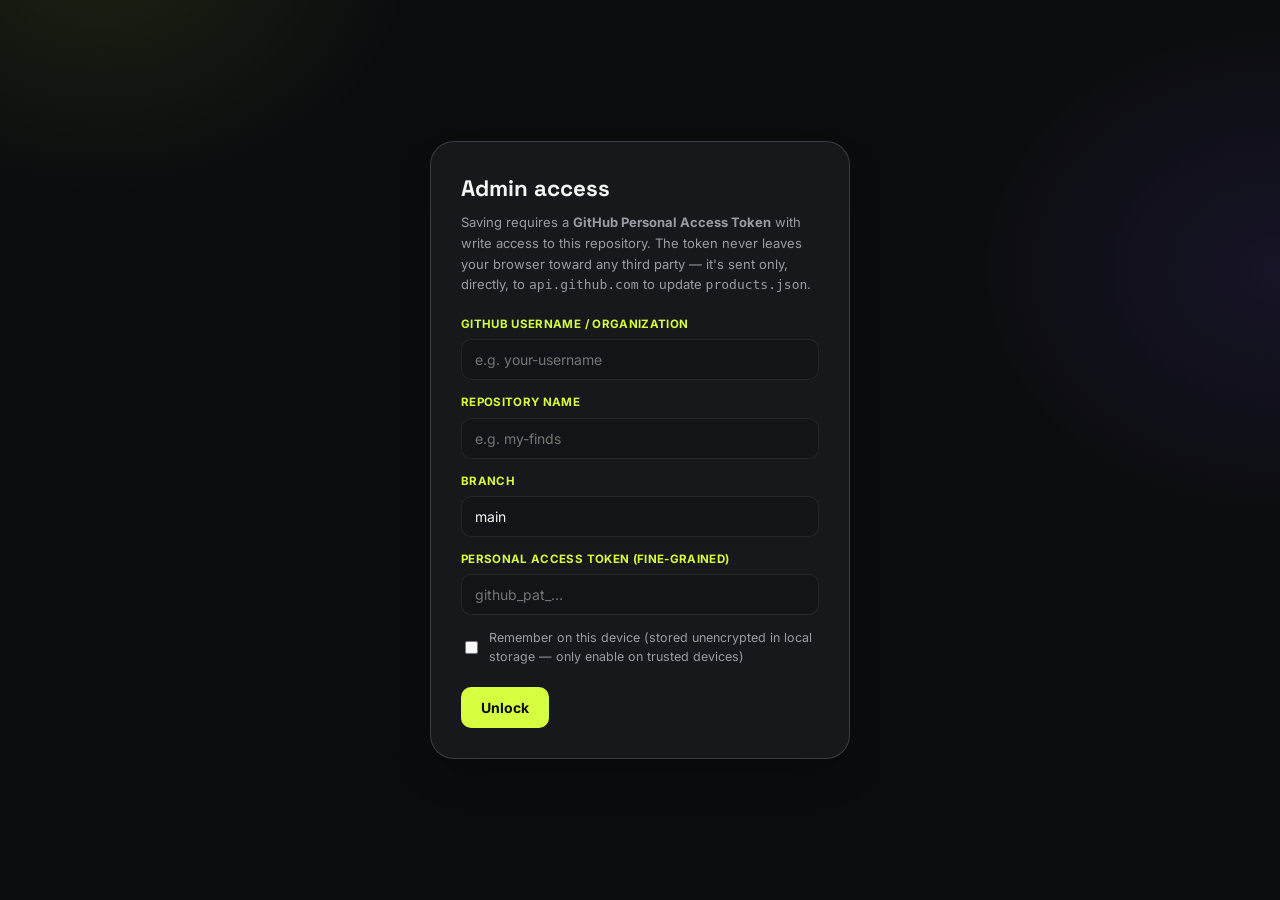
<file: admin.html>
<!DOCTYPE html>
<html lang="en">
<head>
<meta charset="UTF-8">
<meta name="viewport" content="width=device-width, initial-scale=1.0">
<meta name="robots" content="noindex, nofollow">
<title>Admin — Manage Finds</title>
<link rel="stylesheet" href="style.css">
</head>
<body>

<!-- ============ LOCK SCREEN ============ -->
<div class="lock-screen" id="lockScreen">
  <div class="lock-card">
    <h1>Admin access</h1>
    <p>
      Saving requires a <strong>GitHub Personal Access Token</strong> with write
      access to this repository. The token never leaves your browser toward any
      third party — it's sent only, directly, to <code>api.github.com</code> to
      update <code>products.json</code>.
    </p>

    <form id="loginForm">
      <div class="field">
        <label for="owner">GitHub username / organization</label>
        <input id="owner" type="text" placeholder="e.g. your-username" required autocomplete="off">
      </div>
      <div class="field">
        <label for="repo">Repository name</label>
        <input id="repo" type="text" placeholder="e.g. my-finds" required autocomplete="off">
      </div>
      <div class="field">
        <label for="branch">Branch</label>
        <input id="branch" type="text" placeholder="main" value="main" autocomplete="off">
      </div>
      <div class="field">
        <label for="token">Personal Access Token (fine-grained)</label>
        <input id="token" type="password" placeholder="github_pat_…" required autocomplete="off">
      </div>

      <label class="checkbox-row">
        <input type="checkbox" id="remember">
        Remember on this device (stored unencrypted in local storage — only enable on trusted devices)
      </label>

      <button class="btn" type="submit" id="unlockBtn">Unlock</button>
      <div id="lockError"></div>
    </form>
  </div>
</div>

<!-- ============ ADMIN AREA ============ -->
<div class="admin-shell" id="adminShell" style="display:none">

  <div class="admin-header">
    <h1>Manage finds</h1>
    <div style="display:flex; gap:8px; align-items:center;">
      <span class="status-pill ok" id="connStatus">connected</span>
      <button class="btn secondary small" id="logoutBtn">Log out</button>
    </div>
  </div>

  <div class="panel">
    <h2 id="formTitle">Add a new find</h2>
    <p class="hint">Changes are written as a commit to the repository only when you click "Save &amp; publish".</p>

    <form id="productForm">
      <input type="hidden" id="editId">
      <div class="field">
        <label for="title">Title</label>
        <input id="title" type="text" required>
      </div>
      <div class="field">
        <label for="description">Short description</label>
        <textarea id="description" placeholder="What makes this find worth it?"></textarea>
      </div>
      <div class="row2">
        <div class="field">
          <label for="price">Price</label>
          <input id="price" type="text" placeholder="$9.99">
        </div>
        <div class="field">
          <label for="category">Category</label>
          <input id="category" type="text" placeholder="e.g. Home">
        </div>
      </div>
      <div class="field">
        <label for="image">Image URL</label>
        <input id="image" type="url" placeholder="https://…">
      </div>
      <div class="field">
        <label for="link">Product / affiliate link</label>
        <input id="link" type="url" required placeholder="https://www.temu.com/…">
      </div>
      <label class="checkbox-row">
        <input type="checkbox" id="featured">
        Pin as "Featured" at the top
      </label>

      <div style="display:flex; gap:10px;">
        <button class="btn" type="submit" id="saveBtn">Save &amp; publish</button>
        <button class="btn secondary" type="button" id="cancelEdit" style="display:none">Cancel edit</button>
      </div>
      <div id="formNotice"></div>
    </form>
  </div>

  <div class="panel">
    <h2>Existing finds (<span id="countBadge">0</span>)</h2>
    <div class="admin-list" id="adminList"></div>
  </div>

</div>

<script src="admin.js"></script>
</body>
</html>
</file>
<file: style.css>
/* =========================================================
   My Finds — modern link-in-bio design
   Palette: near-black + electric lime pop + violet glow
   Display/UI: Space Grotesk (headings) + Inter (body)
   ========================================================= */

@import url('https://fonts.googleapis.com/css2?family=Space+Grotesk:wght@500;600;700&family=Inter:wght@400;500;600;700;800&display=swap');

:root{
  --bg:        #0b0c0e;
  --bg-soft:   #131417;
  --card:      #17181c;
  --card-hi:   #1d1f24;
  --line:      rgba(255,255,255,0.08);
  --line-hi:   rgba(255,255,255,0.16);
  --text:      #f5f6f3;
  --text-dim:  #9a9ca3;
  --lime:      #d6ff3f;
  --lime-dim:  #a8cc32;
  --violet:    #7c5cff;
  --shadow:    0 20px 45px -22px rgba(0,0,0,0.6);
  --radius-lg: 24px;
  --radius-md: 16px;
  --radius-sm: 10px;
}

*{ box-sizing: border-box; }
html{ scroll-behavior: smooth; }

body{
  margin: 0;
  background:
    radial-gradient(520px 420px at 8% -6%, rgba(214,255,63,0.09), transparent 60%),
    radial-gradient(620px 500px at 100% 30%, rgba(124,92,255,0.10), transparent 55%),
    var(--bg);
  color: var(--text);
  font-family: 'Inter', system-ui, sans-serif;
  line-height: 1.5;
  -webkit-font-smoothing: antialiased;
}

::selection{ background: var(--lime); color: var(--bg); }
a{ color: inherit; }

:focus-visible{
  outline: 2px solid var(--lime);
  outline-offset: 3px;
  border-radius: 6px;
}

.wrap{
  max-width: 480px;
  margin: 0 auto;
  padding: 0 18px 90px;
}

/* ---------- Header / bio ---------- */

.cover{
  padding: 56px 0 28px;
  text-align: center;
}

.avatar-wrap{
  position: relative;
  width: 84px; height: 84px;
  margin: 0 auto 16px;
}

.avatar{
  width: 84px; height: 84px;
  border-radius: 50%;
  background: var(--card);
  border: 3px solid transparent;
  background-image:
    linear-gradient(var(--card), var(--card)),
    conic-gradient(from 200deg, var(--lime), var(--violet), var(--lime));
  background-origin: border-box;
  background-clip: padding-box, border-box;
  display: flex; align-items: center; justify-content: center;
  font-family: 'Space Grotesk', sans-serif;
  font-weight: 700;
  font-size: 30px;
}

.avatar-wrap .badge{
  position: absolute;
  right: -2px; bottom: -2px;
  width: 24px; height: 24px;
  border-radius: 50%;
  background: var(--lime);
  color: var(--bg);
  display: flex; align-items: center; justify-content: center;
  border: 3px solid var(--bg);
  font-size: 12px;
  font-weight: 900;
}

.handle{
  font-size: 13.5px;
  font-weight: 600;
  color: var(--text-dim);
  margin: 0 0 10px;
}

.cover h1{
  font-family: 'Space Grotesk', sans-serif;
  font-weight: 700;
  font-size: clamp(1.9rem, 8vw, 2.5rem);
  line-height: 1.08;
  margin: 0 0 10px;
  letter-spacing: -0.02em;
}

.cover h1 .pop{ color: var(--lime); }

.cover p.sub{
  color: var(--text-dim);
  font-size: 14.5px;
  max-width: 34ch;
  margin: 0 auto;
}

.stats{
  display: flex;
  justify-content: center;
  gap: 18px;
  margin-top: 18px;
  font-size: 12.5px;
  color: var(--text-dim);
}

.stats strong{
  color: var(--text);
  font-family: 'Space Grotesk', sans-serif;
  font-weight: 700;
}

/* ---------- Social row ---------- */

.social-row{
  display: flex;
  justify-content: center;
  gap: 10px;
  margin-top: 22px;
}

.social-btn{
  width: 40px; height: 40px;
  border-radius: 50%;
  display: flex; align-items: center; justify-content: center;
  background: var(--card);
  border: 1px solid var(--line);
  color: var(--text-dim);
  text-decoration: none;
  cursor: pointer;
  transition: transform .15s ease, border-color .15s ease, color .15s ease, background .15s ease;
}

.social-btn:hover{
  color: var(--bg);
  background: var(--lime);
  border-color: var(--lime);
  transform: translateY(-2px);
}

/* ---------- Filter chips ---------- */

.filters{
  display: flex;
  gap: 8px;
  margin: 30px 0 20px;
  overflow-x: auto;
  padding-bottom: 2px;
  scrollbar-width: none;
}
.filters::-webkit-scrollbar{ display: none; }

.chip{
  flex: 0 0 auto;
  font-family: 'Inter', sans-serif;
  font-size: 13px;
  font-weight: 600;
  color: var(--text-dim);
  background: var(--card);
  border: 1px solid var(--line);
  padding: 8px 16px;
  border-radius: 999px;
  cursor: pointer;
  white-space: nowrap;
  transition: all .15s ease;
}

.chip:hover{ border-color: var(--line-hi); color: var(--text); }

.chip.active{
  background: var(--lime);
  border-color: var(--lime);
  color: var(--bg);
}

/* ---------- Find cards ---------- */

.grid{
  display: flex;
  flex-direction: column;
  gap: 14px;
}

.find-card{
  display: block;
  background: var(--card);
  border: 1px solid var(--line);
  border-radius: var(--radius-lg);
  overflow: hidden;
  text-decoration: none;
  color: inherit;
  transition: transform .16s ease, border-color .16s ease, background .16s ease;
}

.find-card:hover{
  transform: translateY(-3px);
  border-color: var(--line-hi);
  background: var(--card-hi);
}

.find-card .thumb-wrap{
  position: relative;
  width: 100%;
  aspect-ratio: 16 / 9;
  background: var(--bg-soft);
  overflow: hidden;
}

.find-card .thumb{
  width: 100%; height: 100%;
  object-fit: cover;
  display: block;
}

.find-card .cat-badge,
.find-card .hot-badge{
  position: absolute;
  top: 10px;
  font-size: 11px;
  font-weight: 700;
  letter-spacing: .02em;
  padding: 5px 11px;
  border-radius: 999px;
  backdrop-filter: blur(6px);
}

.find-card .cat-badge{
  left: 10px;
  background: rgba(11,12,14,0.55);
  border: 1px solid rgba(255,255,255,0.14);
  color: var(--text);
  text-transform: uppercase;
}

.find-card .hot-badge{
  right: 10px;
  background: var(--lime);
  color: var(--bg);
}

.find-card .body{
  padding: 15px 16px 16px;
}

.find-card .row-top{
  display: flex;
  align-items: flex-start;
  justify-content: space-between;
  gap: 10px;
  margin-bottom: 5px;
}

.find-card h3{
  font-family: 'Space Grotesk', sans-serif;
  font-weight: 600;
  font-size: 16.5px;
  margin: 0;
  line-height: 1.25;
}

.find-card .price{
  font-family: 'Space Grotesk', sans-serif;
  font-weight: 700;
  font-size: 15px;
  color: var(--lime);
  white-space: nowrap;
  flex-shrink: 0;
}

.find-card p{
  margin: 0 0 12px;
  font-size: 13.5px;
  color: var(--text-dim);
  overflow: hidden;
  text-overflow: ellipsis;
  display: -webkit-box;
  -webkit-line-clamp: 2;
  -webkit-box-orient: vertical;
}

.find-card .cta{
  display: inline-flex;
  align-items: center;
  gap: 6px;
  font-size: 12.5px;
  font-weight: 700;
  color: var(--text);
  border: 1px solid var(--line-hi);
  padding: 7px 13px;
  border-radius: 999px;
  transition: background .16s ease, color .16s ease, border-color .16s ease;
}

.find-card:hover .cta{
  background: var(--lime);
  border-color: var(--lime);
  color: var(--bg);
}

.find-card.featured{
  border-color: rgba(214,255,63,0.35);
}

/* ---------- Empty state ---------- */

.empty{
  text-align: center;
  padding: 54px 20px;
  color: var(--text-dim);
  font-size: 14px;
  border: 1px dashed var(--line);
  border-radius: var(--radius-lg);
}

/* ---------- Footer ---------- */

footer{
  text-align: center;
  margin-top: 44px;
  color: var(--text-dim);
  font-size: 12px;
}

footer a{
  color: var(--lime);
  text-decoration: none;
}

/* ---------- Toast ---------- */

.toast{
  position: fixed;
  left: 50%;
  bottom: 26px;
  transform: translate(-50%, 20px);
  background: var(--lime);
  color: var(--bg);
  font-size: 13px;
  font-weight: 700;
  padding: 11px 20px;
  border-radius: 999px;
  box-shadow: var(--shadow);
  opacity: 0;
  pointer-events: none;
  transition: opacity .25s ease, transform .25s ease;
  z-index: 50;
}

.toast.show{ opacity: 1; transform: translate(-50%, 0); }

/* ---------- Reveal animation ---------- */

.reveal{ animation: fadeUp .6s cubic-bezier(.22,.68,0,1.01) both; }
.grid .find-card{ animation: fadeUp .5s cubic-bezier(.22,.68,0,1.01) both; }

@keyframes fadeUp{
  from{ opacity: 0; transform: translateY(14px); }
  to{ opacity: 1; transform: translateY(0); }
}

@media (prefers-reduced-motion: reduce){
  html{ scroll-behavior: auto; }
  .find-card, .social-btn, .toast, .chip{ transition: none; }
  .reveal, .grid .find-card{ animation: none; }
}

/* =========================================================
   Admin area — same system, functional chrome
   ========================================================= */

.admin-shell{
  max-width: 640px;
  margin: 0 auto;
  padding: 44px 18px 90px;
}

.admin-header{
  display: flex;
  align-items: baseline;
  justify-content: space-between;
  gap: 16px;
  margin-bottom: 4px;
  flex-wrap: wrap;
}

.admin-header h1{
  font-family: 'Space Grotesk', sans-serif;
  font-weight: 700;
  font-size: 1.6rem;
  margin: 0;
}

.status-pill{
  font-size: 11.5px;
  font-weight: 700;
  letter-spacing: .04em;
  text-transform: uppercase;
  padding: 5px 12px;
  border-radius: 999px;
  border: 1px solid var(--line);
  color: var(--text-dim);
}

.status-pill.ok{ color: #8fe08a; border-color: rgba(143,224,138,0.35); background: rgba(143,224,138,0.08); }
.status-pill.err{ color: #ff8a8a; border-color: rgba(255,138,138,0.35); background: rgba(255,138,138,0.08); }

.panel{
  background: var(--card);
  border: 1px solid var(--line);
  border-radius: var(--radius-lg);
  padding: 22px;
  margin-top: 20px;
}

.panel h2{
  font-family: 'Space Grotesk', sans-serif;
  font-weight: 600;
  font-size: 1.02rem;
  margin: 0 0 6px;
}

.panel .hint{
  color: var(--text-dim);
  font-size: 12.5px;
  margin: 0 0 16px;
  line-height: 1.6;
}

.field{ margin-bottom: 14px; }

.field label{
  display: block;
  font-size: 11.5px;
  font-weight: 700;
  letter-spacing: .03em;
  text-transform: uppercase;
  color: var(--lime);
  margin-bottom: 6px;
}

.field input,
.field textarea,
.field select{
  width: 100%;
  background: var(--bg-soft);
  border: 1px solid var(--line);
  color: var(--text);
  padding: 11px 13px;
  border-radius: var(--radius-sm);
  font-family: 'Inter', sans-serif;
  font-size: 14px;
}

.field input:focus,
.field textarea:focus,
.field select:focus{ border-color: var(--lime); }

.field textarea{ min-height: 78px; resize: vertical; }

.row2{ display: grid; grid-template-columns: 1fr 1fr; gap: 14px; }

.btn{
  display: inline-flex;
  align-items: center;
  justify-content: center;
  gap: 8px;
  background: var(--lime);
  color: var(--bg);
  border: none;
  font-family: 'Inter', sans-serif;
  font-weight: 700;
  font-size: 14px;
  padding: 12px 20px;
  border-radius: var(--radius-sm);
  cursor: pointer;
  transition: transform .15s ease, opacity .15s ease;
}

.btn:hover{ transform: translateY(-1px); }
.btn:disabled{ opacity: .5; cursor: not-allowed; transform: none; }

.btn.secondary{ background: transparent; color: var(--text); border: 1px solid var(--line-hi); }
.btn.danger{ background: transparent; color: #ff8a8a; border: 1px solid rgba(255,138,138,0.4); }
.btn.small{ padding: 8px 14px; font-size: 13px; }

.admin-list{ display: flex; flex-direction: column; gap: 10px; margin-top: 20px; }

.admin-row{
  display: grid;
  grid-template-columns: 52px 1fr auto;
  align-items: center;
  gap: 14px;
  background: var(--card);
  border: 1px solid var(--line);
  border-radius: var(--radius-sm);
  padding: 10px 14px;
}

.admin-row img{ width: 52px; height: 52px; border-radius: 8px; object-fit: cover; background: var(--bg-soft); }
.admin-row .title{ font-weight: 700; font-size: 14px; }
.admin-row .sub{ color: var(--text-dim); font-size: 12.5px; }
.admin-row .actions{ display: flex; gap: 8px; }

.notice{
  font-size: 13px;
  padding: 12px 14px;
  border-radius: var(--radius-sm);
  border: 1px solid var(--line);
  color: var(--text-dim);
  margin-top: 14px;
}

.notice.warn{ color: var(--lime); border-color: rgba(214,255,63,0.3); background: rgba(214,255,63,0.06); }

.lock-screen{ min-height: 100vh; display: flex; align-items: center; justify-content: center; padding: 20px; }

.lock-card{
  max-width: 420px;
  width: 100%;
  background: var(--card);
  border: 1px solid var(--line-hi);
  border-radius: var(--radius-lg);
  padding: 30px;
  box-shadow: var(--shadow);
}

.lock-card h1{ font-family: 'Space Grotesk', sans-serif; font-size: 1.4rem; margin: 0 0 6px; }
.lock-card p{ color: var(--text-dim); font-size: 13px; margin: 0 0 20px; line-height: 1.6; }

.checkbox-row{
  display: flex;
  align-items: center;
  gap: 8px;
  margin: 14px 0 20px;
  font-size: 12.5px;
  color: var(--text-dim);
}
.checkbox-row input{ accent-color: var(--lime); }

@media (max-width: 480px){
  .row2{ grid-template-columns: 1fr; }
  .admin-row{ grid-template-columns: 44px 1fr; }
  .admin-row .actions{ grid-column: 1 / -1; justify-content: flex-end; }
}
</file>
